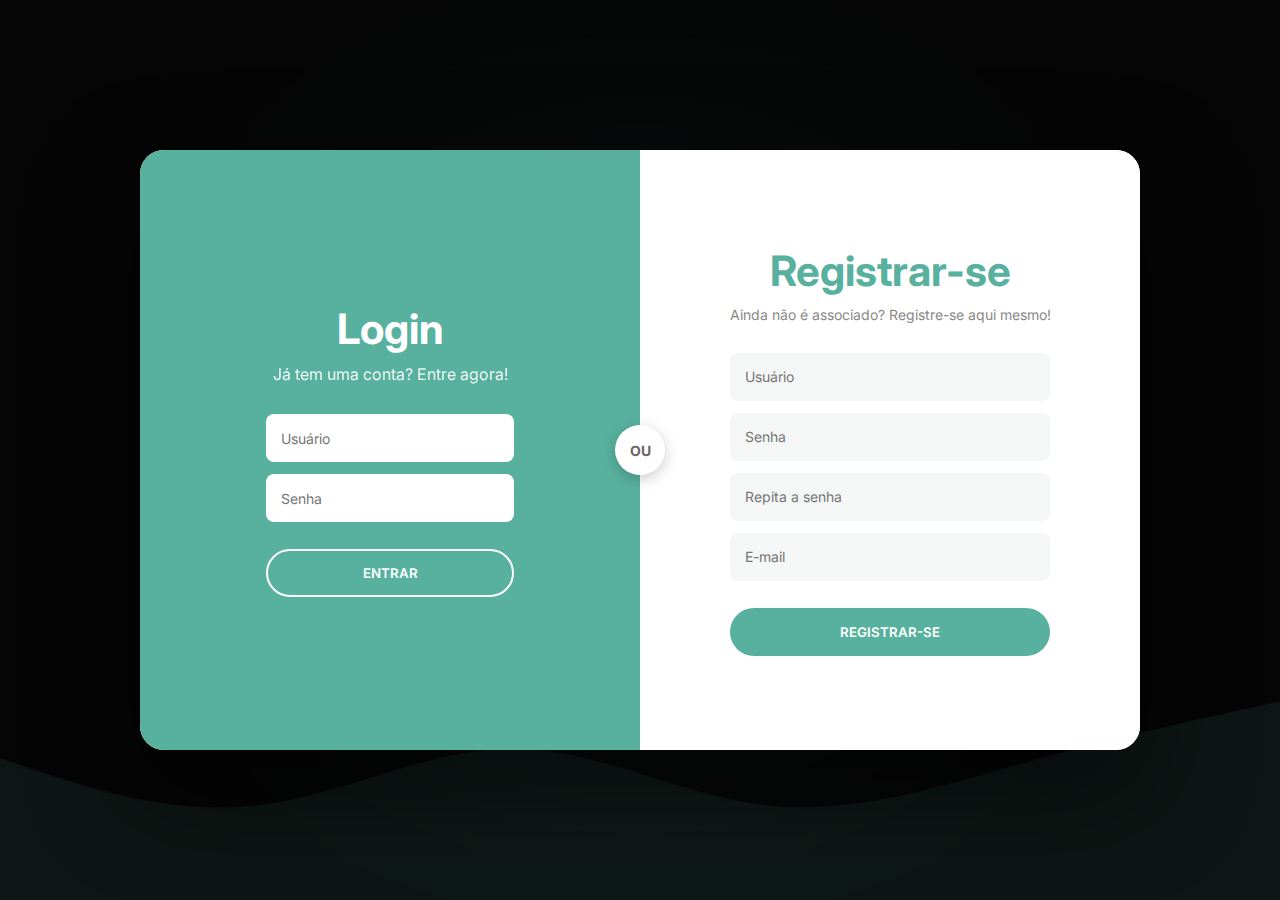
<file: index.html>
<!DOCTYPE html>
<html lang="pt-br">

<head>
    <meta charset="UTF-8">
    <meta name="viewport" content="width=device-width, initial-scale=1.0">
    <title>Gestão - Login & Registro</title>
    <link rel="stylesheet" href="style.css">
    <div class="ondas-container">
        <svg xmlns="http://www.w3.org/2000/svg" viewBox="0 0 1440 320" class="onda">
            <path fill="#58b19f" fill-opacity="0.1"
                d="M0,160L48,176C96,192,192,224,288,213.3C384,203,480,149,576,149.3C672,149,768,203,864,213.3C960,224,1056,192,1152,165.3C1248,139,1344,117,1392,106.7L1440,96L1440,320L1392,320C1344,320,1248,320,1152,320C1056,320,960,320,864,320C768,320,672,320,576,320C480,320,384,320,288,320C192,320,96,320,48,320L0,320Z">
            </path>
        </svg>
    </div>
    <link href="https://fonts.googleapis.com/css2?family=Inter:wght@300;400;600;700&display=swap" rel="stylesheet">
</head>

<body>
    <div class="caixa-login">

        <div class="painel esquerda">
            <div class="conteudo">
                <h1>Login</h1>
                <p>Já tem uma conta? Entre agora!</p>

                <form class="formulario">
                    <input type="text" placeholder="Usuário" class="campo">
                    <input type="password" placeholder="Senha" class="campo">
                    <button type="submit" class="botao-vazado">ENTRAR</button>
                </form>
            </div>
        </div>

        <div class="circulo-ou">
            <span>OU</span>
        </div>

        <div class="painel direita">
            <div class="conteudo">
                <h2 class="titulo-registro">Registrar-se</h2>
                <p class="subtitulo">Ainda não é associado? Registre-se aqui mesmo!</p>

                <form class="formulario">
                    <input type="text" placeholder="Usuário" class="campo campo-cinza">
                    <input type="password" placeholder="Senha" class="campo campo-cinza">
                    <input type="password" placeholder="Repita a senha" class="campo campo-cinza">
                    <input type="email" placeholder="E-mail" class="campo campo-cinza">
                    <button type="submit" class="botao-cheio">REGISTRAR-SE</button>
                </form>
            </div>
        </div>

    </div>

    <script type="module" src="js.js"></script>
</body>

</html>
</file>
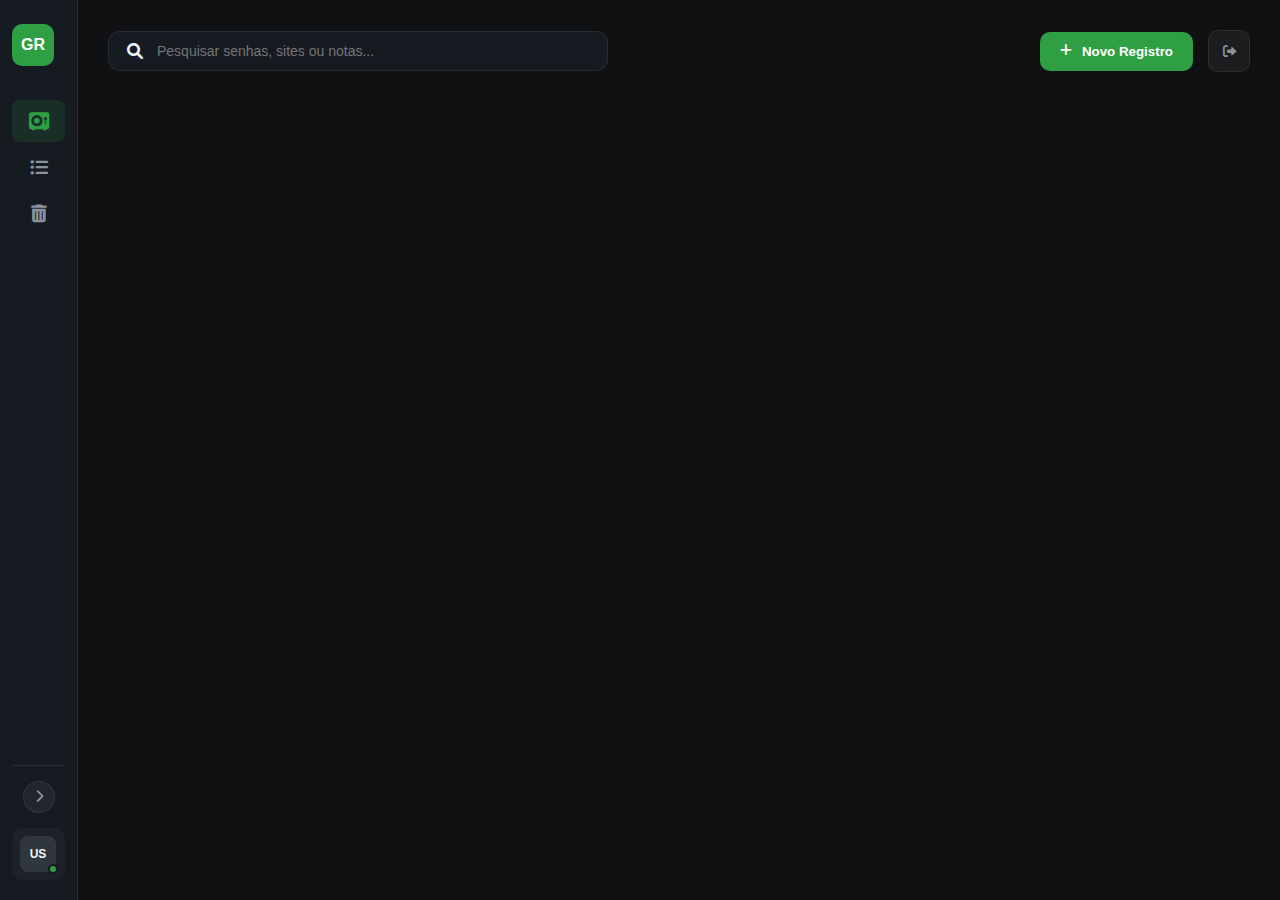
<file: dashboard.html>
<!DOCTYPE html>
<html lang="pt-br">

<head>
    <meta charset="UTF-8">
    <meta name="viewport" content="width=device-width, initial-scale=1.0">
    <title>GR Dash - Gerenciador</title>
    <link rel="stylesheet" href="dashboard.css">
    <link rel="stylesheet" href="https://cdnjs.cloudflare.com/ajax/libs/font-awesome/6.0.0/css/all.min.css">
</head>

<body class="corpo-dashboard">

    <aside class="barra-lateral" id="sidebar">
        <div class="cabecalho-sidebar">
            <div class="logo-container">
                <div class="logo-icone">GR</div>
                <span class="logo-texto">Dash</span>
            </div>
        </div>

        <nav class="menu-navegacao">
            <a href="#" class="item-menu ativo" data-secao="cofre">
                <i class="fas fa-vault"></i>
                <span class="texto-link">Meu Cofre</span>
            </a>
            <a href="#" class="item-menu" data-secao="lista">
                <i class="fas fa-list-ul"></i>
                <span class="texto-link">Lista</span>
            </a>
            <a href="#" class="item-menu btn-lixeira" data-secao="lixeira">
                <i class="fas fa-trash-alt"></i>
                <span class="texto-link">Lixeira</span>
            </a>
        </nav>

        <div class="rodape-sidebar">
            <button class="btn-toggle-seta" id="btn-alternar" title="Alternar Menu">
                <i class="fas fa-chevron-right"></i>
            </button>

            <div class="perfil-usuario">
                <div class="avatar-container">
                    US <div class="status-online"></div>
                </div>
                <div class="info-usuario">
                    <span class="nome-usuario">Seu Nome</span>
                    <span class="plano-usuario">Plano...</span>
                </div>
                <button class="btn-config" title="Configurações">
                    <i class="fas fa-cog"></i>
                </button>
            </div>
        </div>
    </aside>

    <main class="conteudo-principal">
        <header class="header-dash">
            <div class="busca-container">
                <i class="fas fa-search"></i>
                <input type="text" placeholder="Pesquisar senhas, sites ou notas..." id="input-busca">
            </div>

            <div class="acoes-header">
                <button class="btn-adicionar">
                    <i class="fas fa-plus"></i>
                    <span>Novo Registro</span>
                </button>
                <button class="btn-logout" title="Sair do Sistema">
                    <i class="fas fa-sign-out-alt"></i>
                </button>
            </div>
        </header>

        <section id="secao-cofre" class="secao-conteudo">
            <div class="grid-senhas" id="grid-principal">
            </div>
        </section>

        <section id="secao-lista" class="secao-conteudo" style="display: none;">
            <div class="container-tabela">
                <table class="tabela-moderna">
                    <thead>
                        <tr>
                            <th>Serviço</th>
                            <th>Categoria</th>
                            <th>Senha/Chave</th>
                            <th>Notas</th>
                            <th style="text-align: right;">Ações</th>
                        </tr>
                    </thead>
                    <tbody id="corpo-tabela-lista">
                    </tbody>
                </table>

                <div id="lista-vazia-placeholder" style="display: none; padding: 60px; text-align: center;">
                    <i class="fas fa-list-ul"
                        style="font-size: 50px; color: var(--border-color); margin-bottom: 20px;"></i>
                    <h2 style="color: var(--text-muted);">Sua lista está vazia</h2>
                    <p style="color: var(--text-muted); font-size: 14px;">Envie itens do cofre para cá para organizar
                        sua fila.</p>
                </div>
            </div>
        </section>

        <section id="secao-lixeira" class="secao-conteudo" style="display: none;">
            <div class="cabecalho-acoes-lixeira">
                <div class="info-lixeira">
                    <h2>Lixeira</h2>
                    <p id="contador-lixeira" style="color: var(--text-muted); font-size: 0.8rem;">0 itens</p>
                </div>
                <div class="grupo-botoes-lixeira">
                    <button id="btn-excluir-selecionados" class="btn-lixeira-acao" title="Excluir selecionados">
                        <i class="fas fa-check-double"></i> Excluir Selecionados
                    </button>
                    <button id="btn-esvaziar-lixeira" class="btn-lixeira-acao btn-perigo"
                        title="Apagar tudo permanentemente">
                        <i class="fas fa-dumpster"></i> Esvaziar Lixeira
                    </button>
                </div>
            </div>

            <div class="grid-senhas" id="grid-lixeira">
            </div>
        </section>

        <div class="modal-overlay" id="modal-registro">
            <div class="modal-caixa">
                <div class="modal-header">
                    <h3>Novo Registro</h3>
                    <button class="btn-fechar-modal" id="btn-fechar">&times;</button>
                </div>

                <form class="modal-form" id="form-novo-registro">
                    <div class="modal-grid-layout">
                        <div class="coluna-esquerda">
                            <div class="grupo-input">
                                <label>Nome do Serviço</label>
                                <input type="text" id="reg-servico" placeholder="Ex: Google, WiFi..." required>
                            </div>

                            <div class="grupo-input">
                                <label>Categoria</label>
                                <select id="reg-categoria-select">
                                    <option value="Trabalho">Trabalho</option>
                                    <option value="Pessoal">Pessoal</option>
                                    <option value="outra">+ Criar nova...</option>
                                </select>
                                <input type="text" id="reg-categoria-nova" placeholder="Qual o nome?"
                                    style="display: none; margin-top: 8px;">
                            </div>

                            <div class="grupo-input">
                                <label>Senha / Chave</label>
                                <div class="campo-senha-container">
                                    <input type="password" id="reg-senha" class="input-padrao" placeholder="••••••••">
                                    <button type="button" class="btn-ver-senha-simples" id="toggle-senha-fixa">
                                        <i class="fas fa-eye"></i>
                                    </button>
                                </div>
                            </div>
                        </div>

                        <div class="grupo-input">
                            <label>Notas e Detalhes</label>
                            <div class="editor-wrapper">
                                <div class="toolbar-editor" id="toolbar-notas-fixa">
                                    <button type="button" class="btn-tool" data-char="• " title="Lista"><i
                                            class="fas fa-list-ul"></i></button>
                                    <button type="button" class="btn-tool" data-char="--------------------------"
                                        title="Linha"><i class="fas fa-minus"></i></button>
                                    <button type="button" class="btn-tool" data-char="📌 " title="Pin">📌</button>
                                    <button type="button" class="btn-tool" data-char="✅ " title="Check">✅</button>
                                    <button type="button" class="btn-tool" data-char="⚠️ " title="Aviso">⚠️</button>
                                </div>
                                <textarea id="reg-notas"
                                    placeholder="Escreva observações ou use a barra de ferramentas..."></textarea>
                            </div>
                        </div>
                    </div>

                    <div class="modal-rodape">
                        <button type="button" class="btn-cancelar" id="btn-cancelar">Cancelar</button>
                        <button type="submit" class="btn-salvar">Salvar Registro</button>
                    </div>
                </form>
            </div>
        </div>

        <div class="modal-overlay" id="modal-view">
            <div class="modal-caixa modal-view-caixa">
                <div class="modal-header">
                    <div class="view-header-info">
                        <span class="view-tag" id="view-tag">CATEGORIA</span>
                        <h3 id="view-titulo">Nome do Serviço</h3>
                    </div>
                    <button class="btn-fechar-modal" id="btn-fechar-view">&times;</button>
                </div>

                <div class="view-corpo">
                    <label>CONTEÚDO SALVO</label>
                    <div class="view-valor-box">
                        <code id="view-valor">••••••••</code>
                        <button class="btn-copiar-view" id="btn-copiar-modal" title="Copiar conteúdo">
                            <i class="far fa-copy"></i>
                        </button>
                    </div>
                </div>

                <div class="modal-rodape">
                    <button class="btn-salvar" id="btn-fechar-view-footer">Fechar</button>
                </div>
            </div>
        </div>

    </main>

    <script src="dashboard.js"></script>
</body>

</html>
</file>
<file: style.css>
/* Variáveis de cores */
:root {
    --primaria: #58b19f;
    --primaria-escura: #458a7b;
    --fundo-preto: #050505;     /* Um preto levemente mais rico */
    --fundo-branco: #ffffff;
    --cinza-claro: #f4f7f6;
    --texto-branco: #ffffff;
    --texto-preto: #1a1a1b;
}

* {
    margin: 0;
    padding: 0;
    box-sizing: border-box;
    font-family: 'Inter', sans-serif;
}

/* Configuração do fundo e container das ondas */
body {
    background-color: var(--fundo-preto);
    height: 100vh;
    display: flex;
    justify-content: center;
    align-items: center;
    overflow: hidden; /* Importante para não dar scroll com as ondas */
    position: relative;
}

/* Container que fixa as ondas na parte inferior da tela */
.ondas-container {
    position: absolute;
    bottom: 0;
    left: 0;
    width: 100%;
    line-height: 0;
    z-index: -1; /* Fica atrás de tudo */
}

.onda {
    width: 100%;
    height: auto;
}

/* Animação opcional: faz a onda balançar levemente */
@keyframes flutuar {
    0% { transform: translateY(0); }
    50% { transform: translateY(15px); }
    100% { transform: translateY(0); }
}

.ondas-container svg {
    animation: flutuar 6s ease-in-out infinite;
}

/* O efeito de Glow (Blur) que já tínhamos, agora combinando com as ondas */
body::before {
    content: "";
    position: absolute;
    width: 500px;
    height: 500px;
    background: var(--primaria);
    filter: blur(150px);
    opacity: 0.1;
    top: 50%;
    left: 50%;
    transform: translate(-50%, -50%);
    z-index: -2;
}

/* Caixa principal */
.caixa-login {
    display: flex;
    position: relative;
    width: 1000px;
    height: 600px;
    background: var(--fundo-branco);
    border-radius: 24px;
    overflow: hidden;
    /* Sombreamento mais suave para combinar com o fundo */
    box-shadow: 0 40px 100px rgba(0, 0, 0, 0.5);
    z-index: 1;
}

/* Painéis laterais */
.painel {
    flex: 1;
    display: flex;
    flex-direction: column;
    justify-content: center;
    align-items: center;
    padding: 40px;
    text-align: center;
}

.esquerda {
    background-color: var(--primaria);
    color: var(--texto-branco);
}

.esquerda h1 { font-size: 42px; margin-bottom: 10px; }
.esquerda p { margin-bottom: 30px; opacity: 0.9; }

.direita {
    background-color: var(--fundo-branco);
}

.titulo-registro { color: var(--primaria); font-size: 42px; margin-bottom: 10px; }
.subtitulo { color: #888; font-size: 14px; margin-bottom: 30px; }

/* Formulários e Campos */
.formulario {
    width: 100%;
    max-width: 320px;
    display: flex;
    flex-direction: column;
    gap: 12px;
}

.campo {
    width: 100%;
    height: 48px;
    border-radius: 8px;
    border: none;
    padding: 0 15px;
    font-size: 14px;
    transition: 0.3s;
}

/* Efeito de foco nos campos */
.campo:focus {
    outline: 2px solid var(--primaria);
    background-color: #fff;
}

.campo-cinza {
    background-color: var(--cinza-claro);
    color: var(--texto-preto);
}

/* Botões */
.botao-vazado {
    background: transparent;
    border: 2px solid white;
    color: white;
    height: 48px;
    border-radius: 24px;
    font-weight: 600;
    cursor: pointer;
    margin-top: 15px;
    transition: 0.3s;
}

.botao-vazado:hover {
    background: white;
    color: var(--primaria);
}

.botao-cheio {
    background-color: var(--primaria);
    color: white;
    height: 48px;
    border: none;
    border-radius: 24px;
    font-weight: 600;
    cursor: pointer;
    margin-top: 15px;
    transition: 0.3s;
}

.botao-cheio:hover {
    background-color: var(--primaria-escura);
}

/* Divisor central */
.circulo-ou {
    position: absolute;
    left: 50%;
    top: 50%;
    transform: translate(-50%, -50%);
    width: 50px;
    height: 50px;
    background: white;
    border-radius: 50%;
    display: flex;
    justify-content: center;
    align-items: center;
    font-weight: bold;
    font-size: 14px;
    color: #666;
    box-shadow: 0 4px 15px rgba(0,0,0,0.2);
    z-index: 10;
}
</file>
<file: dashboard.css>
/* ================================================================
   1. VARIÁVEIS E RESET
   ================================================================ */
:root {
    --bg-main: #0f1113;
    --bg-sidebar: #161b22;
    --bg-item-hover: rgba(255, 255, 255, 0.05);
    --accent-color: #2ea043;
    --accent-soft: rgba(46, 160, 67, 0.15);
    --border-color: rgba(255, 255, 255, 0.08);
    --text-bright: #f0f6fc;
    --text-muted: #8b949e;
    --sb-width-collapsed: 78px;
    --sb-width-expanded: 260px;
    --anim-speed: 0.3s;
    --anim-curve: cubic-bezier(0.4, 0, 0.2, 1);
}

* { box-sizing: border-box; }

body, html {
    margin: 0; padding: 0; height: 100vh;
    font-family: 'Inter', -apple-system, sans-serif;
    background-color: var(--bg-main);
    color: var(--text-bright);
    overflow: hidden;
}

/* ================================================================
   2. ESTRUTURA DA SIDEBAR
   ================================================================ */
.barra-lateral {
    position: fixed; left: 0; top: 0; height: 100vh;
    width: var(--sb-width-collapsed);
    background-color: var(--bg-sidebar);
    border-right: 1px solid var(--border-color);
    display: flex; flex-direction: column;
    padding: 20px 12px;
    transition: width var(--anim-speed) var(--anim-curve);
    z-index: 1000; overflow: hidden;
}

.barra-lateral.aberta { width: var(--sb-width-expanded); }

/* Cabeçalho e Logo */
.cabecalho-sidebar { display: flex; align-items: center; height: 50px; margin-bottom: 30px; }
.logo-container { display: flex; align-items: center; min-width: 180px; }
.logo-icone { background: var(--accent-color); color: #fff; min-width: 42px; height: 42px; display: flex; align-items: center; justify-content: center; border-radius: 10px; font-weight: 700; }
.logo-texto { font-size: 20px; font-weight: 600; margin-left: 15px; opacity: 0; transition: 0.2s; }
.barra-lateral.aberta .logo-texto { opacity: 1; }

/* Menu de Navegação */
.menu-navegacao { display: flex; flex-direction: column; gap: 4px; flex: 1; }
.item-menu { display: flex; align-items: center; padding: 12px; color: var(--text-muted); text-decoration: none; border-radius: 8px; transition: 0.2s; white-space: nowrap; }
.item-menu i { font-size: 18px; min-width: 30px; text-align: center; }
.texto-link { opacity: 0; transition: 0.2s; font-size: 14px; margin-left: 12px; font-weight: 500; display: none; }
.barra-lateral.aberta .texto-link { opacity: 1; display: block; }
.item-menu:hover { background: var(--bg-item-hover); color: var(--text-bright); }
.item-menu.ativo { background: var(--accent-soft); color: var(--accent-color); }

/* Rodapé e Toggle */
.rodape-sidebar { border-top: 1px solid var(--border-color); padding-top: 15px; display: flex; flex-direction: column; align-items: center; }
.btn-toggle-seta { background: var(--bg-item-hover); border: 1px solid var(--border-color); color: var(--text-muted); width: 32px; height: 32px; border-radius: 50%; cursor: pointer; display: flex; align-items: center; justify-content: center; margin-bottom: 15px; transition: all 0.5s ease; }
.btn-toggle-seta:hover { background: var(--accent-color); color: #fff; }
.barra-lateral.aberta .btn-toggle-seta { transform: rotate(180deg); align-self: flex-end; }

/* Perfil do Usuário */
.perfil-usuario { display: flex; align-items: center; padding: 8px; background: rgba(255, 255, 255, 0.03); border-radius: 12px; cursor: pointer; width: 100%; }
.avatar-container { position: relative; min-width: 36px; height: 36px; background: #30363d; border-radius: 8px; display: flex; align-items: center; justify-content: center; font-size: 12px; font-weight: 600; }
.status-online { position: absolute; bottom: -2px; right: -2px; width: 10px; height: 10px; background: var(--accent-color); border: 2px solid var(--bg-sidebar); border-radius: 50%; }
.info-usuario { display: none; flex-direction: column; margin-left: 12px; opacity: 0; transition: 0.2s; overflow: hidden; }
.barra-lateral.aberta .info-usuario { display: flex; opacity: 1; }
.nome-usuario { font-size: 13px; font-weight: 600; white-space: nowrap; }
.plano-usuario { font-size: 11px; color: var(--text-muted); }
.btn-config { background: transparent; border: none; color: var(--text-muted); cursor: pointer; margin-left: auto; display: none; }
.barra-lateral.aberta .btn-config { display: block; }

/* ================================================================
   3. CONTEÚDO PRINCIPAL E HEADER
   ================================================================ */
.conteudo-principal {
    margin-left: var(--sb-width-collapsed);
    transition: margin-left var(--anim-speed) var(--anim-curve);
    padding: 30px;
    height: 100vh;
    overflow-y: auto;
}
.barra-lateral.aberta + .conteudo-principal { margin-left: var(--sb-width-expanded); }

.header-dash { display: flex; justify-content: space-between; align-items: center; margin-bottom: 40px; gap: 20px; }

/* Busca */
.busca-container { flex: 1; max-width: 500px; background: var(--bg-sidebar); border: 1px solid var(--border-color); padding: 10px 18px; border-radius: 12px; display: flex; align-items: center; gap: 12px; transition: 0.3s; }
.busca-container:focus-within { border-color: var(--accent-color); box-shadow: 0 0 0 3px var(--accent-soft); }
.busca-container input { background: transparent; border: none; color: var(--text-bright); font-size: 14px; outline: none; width: 100%; }

/* Botões de Ação */
.acoes-header { display: flex; align-items: center; gap: 15px; }
.btn-adicionar { background: var(--accent-color); color: #fff; border: none; padding: 12px 20px; border-radius: 10px; font-weight: 600; cursor: pointer; display: flex; align-items: center; gap: 10px; transition: 0.2s; }
.btn-adicionar:hover { filter: brightness(1.1); transform: translateY(-2px); }
.btn-logout { background: var(--bg-item-hover); border: 1px solid var(--border-color); color: var(--text-muted); width: 42px; height: 42px; border-radius: 10px; cursor: pointer; transition: 0.2s; }
.btn-logout:hover { color: #ff4d4d; background: rgba(255, 77, 77, 0.1); border-color: rgba(255, 77, 77, 0.2); }

/* ================================================================
   4. MODAL E FORMULÁRIOS (CORES DE SELEÇÃO)
   ================================================================ */

/* Overlay e Caixa */
.modal-overlay { position: fixed; top: 0; left: 0; width: 100%; height: 100%; background: rgba(0, 0, 0, 0.7); backdrop-filter: blur(4px); display: none; justify-content: center; align-items: center; z-index: 2000; }
.modal-visivel { display: flex; }
.modal-caixa {
    background: var(--bg-sidebar);
    width: 95%; /* Ocupa quase tudo em telas pequenas */
    max-width: 600px; /* Aumentado de 450px para 600px */
    padding: 35px; /* Mais respiro interno */
    border-radius: 24px;
    border: 1px solid var(--border-color);
    box-shadow: 0 20px 50px rgba(0,0,0,0.6);
}

/* Aumentando a área visível dos campos dinâmicos */
.lista-campos-dinamicos {
    display: flex;
    flex-direction: column;
    gap: 15px;
    margin-top: 15px;
    max-height: 400px; /* Aumentado de 250px para 400px para mostrar mais campos */
    overflow-y: auto;
    padding-right: 10px;
}

/* Cabeçalho e Botão Fechar */
.modal-header { display: flex; justify-content: space-between; align-items: center; margin-bottom: 20px; }
.btn-fechar-modal { background: none; border: none; color: var(--text-muted); font-size: 24px; cursor: pointer; transition: color 0.2s ease; }
.btn-fechar-modal:hover { color: #ff4d4d; }

/* Inputs e Selects */
.grupo-input { margin-bottom: 15px; }
.grupo-input label { display: block; color: var(--text-muted); font-size: 13px; margin-bottom: 8px; }
.grupo-input input, .grupo-input select { width: 100%; background: rgba(255, 255, 255, 0.05); border: 1px solid var(--border-color); padding: 12px; border-radius: 8px; color: var(--text-bright); outline: none; transition: 0.3s var(--anim-curve); }
.grupo-input select option { background-color: var(--bg-sidebar); color: var(--text-bright); }
.grupo-input input:focus, .grupo-input select:focus { border-color: var(--accent-color); background: rgba(255, 255, 255, 0.08); }

/* Botões +Nome e +Senha (Efeito Verde) */
.seletor-tipo-dado { display: flex; gap: 10px; margin-bottom: 15px; }
.btn-tipo { flex: 1; padding: 10px; border-radius: 8px; border: 1px solid var(--border-color); background: rgba(255, 255, 255, 0.05); color: var(--text-muted); cursor: pointer; font-weight: 600; transition: all 0.2s ease; }

/* Efeito ao passar o mouse */
.btn-tipo:hover { background: rgba(46, 160, 67, 0.1); border-color: var(--accent-color); color: var(--text-bright); }

/* Efeito Verde ao Clicar (Active) ou quando Ativo */
.btn-tipo:active, .btn-tipo.ativo { background: var(--accent-soft) !important; border-color: var(--accent-color) !important; color: var(--accent-color) !important; box-shadow: 0 0 10px rgba(46, 160, 67, 0.2); }

/* Rodapé e Ações */
.modal-rodape { display: flex; justify-content: flex-end; gap: 12px; margin-top: 25px; }
.btn-cancelar { background: transparent; border: none; color: var(--text-muted); cursor: pointer; padding: 10px 15px; border-radius: 8px; transition: all 0.2s ease; }
.btn-cancelar:hover { color: #ff4d4d; background: rgba(255, 77, 77, 0.1); }
.btn-salvar { background: var(--accent-color); color: white; border: none; padding: 10px 20px; border-radius: 8px; font-weight: 600; cursor: pointer; transition: filter 0.2s; }
.btn-salvar:hover { filter: brightness(1.1); }

/* ================================================================
   4.1 MODAL E FORMULÁRIOS (BARRA DE DIGITAÇÃO EXPANSÍVEL)
   ================================================================ */

/* Estilização da área de texto estilo Gemini */
.textarea-dinamico {
    width: 100%;
    background: rgba(255, 255, 255, 0.05);
    border: 1px solid var(--border-color);
    padding: 12px 15px;
    border-radius: 12px;
    color: var(--text-bright);
    outline: none;
    transition: border-color 0.2s, background 0.2s;
    resize: none; /* Remove o controle manual de redimensionamento */
    font-family: inherit;
    line-height: 1.5;
    overflow-y: auto;
    display: block;
    font-size: 14px; /* Texto levemente maior para leitura */
    min-height: 60px; /* Começa um pouco mais alto */
    max-height: 250px; /* Permite expandir mais antes de surgir scroll */
}

/* Melhorando a visualização da Toolbar */
.toolbar-nota {
    padding: 8px 12px;
    gap: 12px;
}

.btn-tool {
    font-size: 15px; /* Ícones da toolbar maiores */
    padding: 6px;
}

.textarea-dinamico:focus {
    border-color: var(--accent-color);
    background: rgba(255, 255, 255, 0.08);
    box-shadow: 0 0 0 2px var(--accent-soft);
}

/* Scrollbar personalizada para a barra */
.textarea-dinamico::-webkit-scrollbar { width: 4px; }
.textarea-dinamico::-webkit-scrollbar-thumb { background: var(--border-color); border-radius: 10px; }

/* Ajuste no container para os campos aparecerem com animação */
.item-campo-dinamico {
    background: rgba(255, 255, 255, 0.02);
    border: 1px solid var(--border-color);
    padding: 15px;
    border-radius: 14px;
    margin-bottom: 12px;
    position: relative;
    animation: surgirEntrada 0.3s ease-out;
}

@keyframes surgirEntrada {
    from { opacity: 0; transform: translateY(10px); }
    to { opacity: 1; transform: translateY(0); }
}


/* ================================================================
   4.2 ESTILO DO MODAL DE VISUALIZAÇÃO
   ================================================================ */

.modal-view-caixa {
    max-width: 400px;
    border: 1px solid var(--accent-soft);
    animation: surgirCard 0.4s cubic-bezier(0.175, 0.885, 0.32, 1.275);
}

.view-header-info { display: flex; flex-direction: column; gap: 4px; }

.view-tag {
    font-size: 10px;
    font-weight: 800;
    color: var(--accent-color);
    letter-spacing: 1px;
}

.view-corpo { margin: 20px 0; }
.view-corpo label {
    font-size: 11px;
    color: var(--text-muted);
    font-weight: 700;
    margin-bottom: 10px;
    display: block;
}

.view-valor-box {
    background: rgba(0, 0, 0, 0.3);
    border: 1px solid var(--border-color);
    padding: 15px;
    border-radius: 12px;
    display: flex;
    justify-content: space-between;
    align-items: center;
    gap: 15px;
}

.view-valor-box code {
    font-family: 'JetBrains Mono', monospace;
    color: var(--text-bright);
    font-size: 15px;
    word-break: break-all;
}

.btn-copiar-view {
    background: var(--accent-soft);
    border: 1px solid var(--accent-color);
    color: var(--accent-color);
    width: 38px;
    height: 38px;
    border-radius: 8px;
    cursor: pointer;
    transition: 0.2s;
    flex-shrink: 0;
}

.btn-copiar-view:hover {
    background: var(--accent-color);
    color: white;
}


/* ================================================================
   SEÇÃO 5: GRID E CARDS DE GESTÃO (ESTILO PREMIUM)
   ================================================================ */

.grid-senhas { 
    display: grid; 
    grid-template-columns: repeat(auto-fill, minmax(280px, 1fr)); 
    gap: 20px; 
    padding: 10px;
}

.card-senha {
    background: #161b22;
    border: 1px solid var(--border-color);
    border-radius: 14px;
    padding: 20px;
    display: flex;
    flex-direction: column;
    height: 170px; /* Altura fixa para manter simetria */
    position: relative;
    transition: all 0.4s cubic-bezier(0.23, 1, 0.32, 1);
    overflow: hidden;
}

/* Efeito de Hover e Brilho */
.card-senha:hover {
    transform: translateY(-5px);
    border-color: var(--accent-color);
    box-shadow: 0 10px 25px rgba(0, 0, 0, 0.5);
}

/* Cabeçalho do Card */
.card-topo {
    display: flex;
    justify-content: space-between;
    align-items: flex-start;
    margin-bottom: 12px;
}

.servico-icone { 
    width: 40px; height: 40px; 
    background: rgba(255, 255, 255, 0.03); 
    border-radius: 10px; 
    display: flex; align-items: center; justify-content: center; 
    color: var(--accent-color);
    font-size: 18px;
}

.tag-categoria { 
    font-size: 9px; 
    font-weight: 800; 
    text-transform: uppercase; 
    letter-spacing: 0.5px;
    background: var(--accent-soft); 
    color: var(--accent-color); 
    padding: 4px 8px; 
    border-radius: 5px;
}

/* Corpo do Card */
.card-info-central {
    flex: 1;
    display: flex;
    flex-direction: column;
    justify-content: center;
}

.servico-nome { 
    font-size: 17px; 
    font-weight: 600; 
    color: #fff; 
}

.preview-texto {
    font-size: 12px;
    color: var(--text-muted);
    font-family: 'JetBrains Mono', monospace;
    white-space: nowrap;
    overflow: hidden;
    text-overflow: ellipsis;
}

/* Camada de Ações (Aparece no Hover) */
.card-camada-acoes {
    position: absolute;
    bottom: 0; left: 0; width: 100%;
    height: 44px; /* Mais fina para melhor proporção */
    background: var(--accent-color);
    display: flex;
    transform: translateY(100%);
    transition: transform 0.3s ease;
}

.card-senha:hover .card-camada-acoes {
    transform: translateY(0);
}

.btn-acao-card {
    flex: 1;
    background: transparent;
    border: none;
    color: #fff;
    font-size: 12px;
    font-weight: 600;
    cursor: pointer;
    display: flex;
    align-items: center;
    justify-content: center;
    gap: 6px;
}

.btn-acao-card:hover { background: rgba(0, 0, 0, 0.1); }
.btn-acao-card:first-child { border-right: 1px solid rgba(255, 255, 255, 0.15); }

/* Garante que quebras de linha apareçam no Card e no Pop-up */
.preview-texto, #view-valor {
    white-space: pre-wrap; /* Preserva as quebras de linha e espaços */
    word-break: break-word;
}

/* ================================================================
   6. CAMPOS DINÂMICOS E ANIMAÇÕES
   ================================================================ */
.lista-campos-dinamicos { display: flex; flex-direction: column; gap: 15px; margin-top: 15px; max-height: 250px; overflow-y: auto; padding-right: 8px; }
.lista-campos-dinamicos::-webkit-scrollbar { width: 5px; }
.lista-campos-dinamicos::-webkit-scrollbar-thumb { background: var(--border-color); border-radius: 10px; }

.item-campo-dinamico { background: rgba(255, 255, 255, 0.05); border: 1px solid var(--border-color); padding: 12px; border-radius: 8px; position: relative; animation: surgirCard 0.3s ease; }
.item-campo-dinamico label { font-size: 10px; font-weight: 700; text-transform: uppercase; color: var(--accent-color); margin-bottom: 5px; display: block; }
.item-campo-dinamico input { width: 100% !important; background: transparent !important; border: none !important; color: var(--text-bright) !important; outline: none !important; padding: 5px 0 !important; }

.campo-senha-container { position: relative; width: 100%; display: flex; align-items: center; }
.btn-input-acao { background: none; border: none; color: var(--text-muted); cursor: pointer; transition: 0.2s; }
.btn-input-acao:hover { color: var(--text-bright); }
.btn-remover-campo { position: absolute; top: 10px; right: 10px; background: transparent; border: none; color: var(--text-muted); cursor: pointer; font-size: 14px; }
.btn-remover-campo:hover { color: #ff4d4d; }

@keyframes surgirCard {
    from { opacity: 0; transform: translateY(15px) scale(0.98); }
    to { opacity: 1; transform: translateY(0) scale(1); }
}

/* ================================================================
   6.1 CAMPOS DINÂMICOS (AJUSTE PARA BOTÃO DE VISIBILIDADE)
   ================================================================ */

/* Container relativo para posicionar o botão do olho */
.campo-textarea-wrapper {
    position: relative;
    width: 100%;
}

/* Botão do olho posicionado dentro do textarea */
.btn-toggle-senha {
    position: absolute;
    right: 12px;
    top: 12px;
    background: none;
    border: none;
    color: var(--text-muted);
    cursor: pointer;
    font-size: 14px;
    transition: color 0.2s;
    z-index: 5;
}

.btn-toggle-senha:hover {
    color: var(--accent-color);
}

/* Ajuste no padding do textarea de senha para o texto não ficar sob o olho */
.textarea-dinamico[data-tipo="senha"] {
    padding-right: 40px;
}

/* ================================================================
   7. TOOLBAR DE EDIÇÃO (NOTAS DE TEXTO)
   ================================================================ */

.toolbar-nota {
    display: flex;
    gap: 8px;
    background: rgba(255, 255, 255, 0.03);
    border: 1px solid var(--border-color);
    border-bottom: none;
    padding: 6px 10px;
    border-radius: 8px 8px 0 0;
    margin-top: 5px;
}

.btn-tool {
    background: none;
    border: none;
    color: var(--text-muted);
    cursor: pointer;
    font-size: 13px;
    padding: 4px;
    border-radius: 4px;
    transition: all 0.2s;
    display: flex;
    align-items: center;
    justify-content: center;
}

.btn-tool:hover {
    background: var(--accent-soft);
    color: var(--accent-color);
}

/* Ajuste para o textarea conectar com a toolbar */
.textarea-com-toolbar {
    border-top-left-radius: 0 !important;
    border-top-right-radius: 0 !important;
}
</file>
